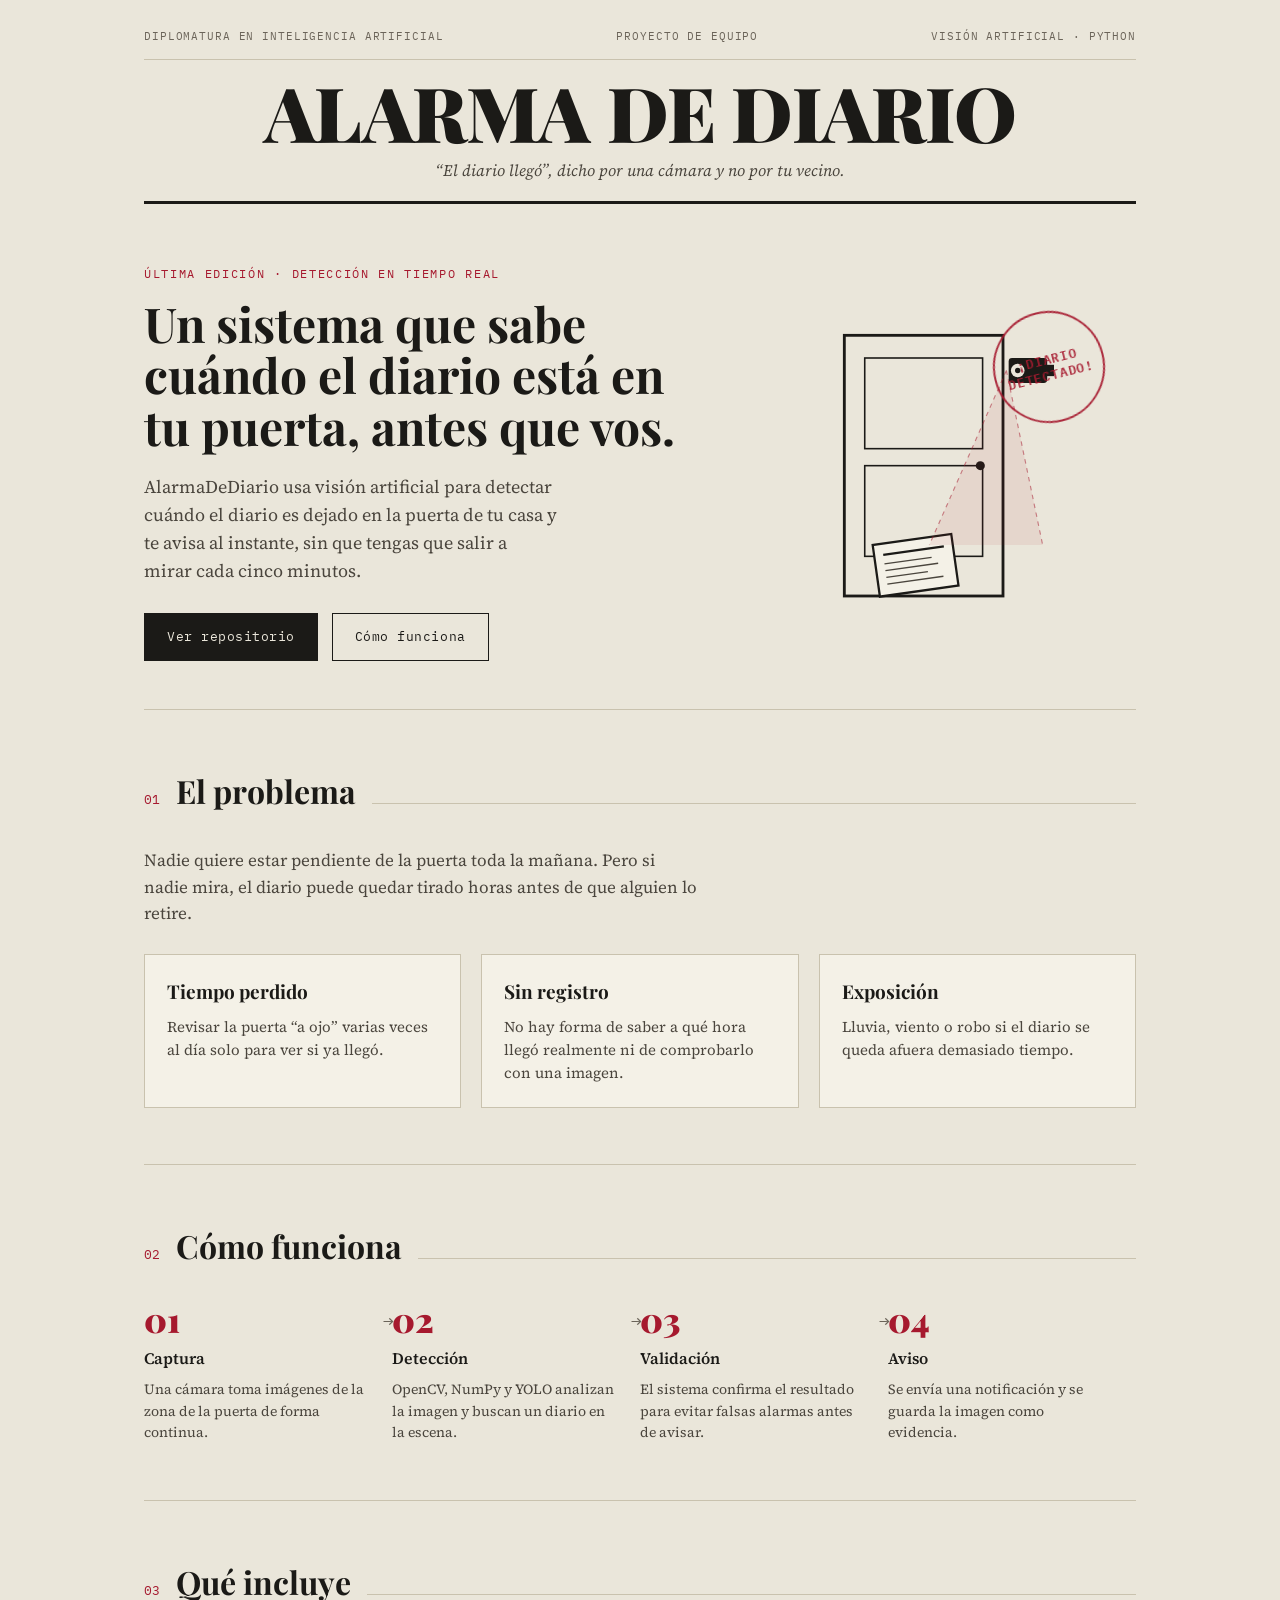
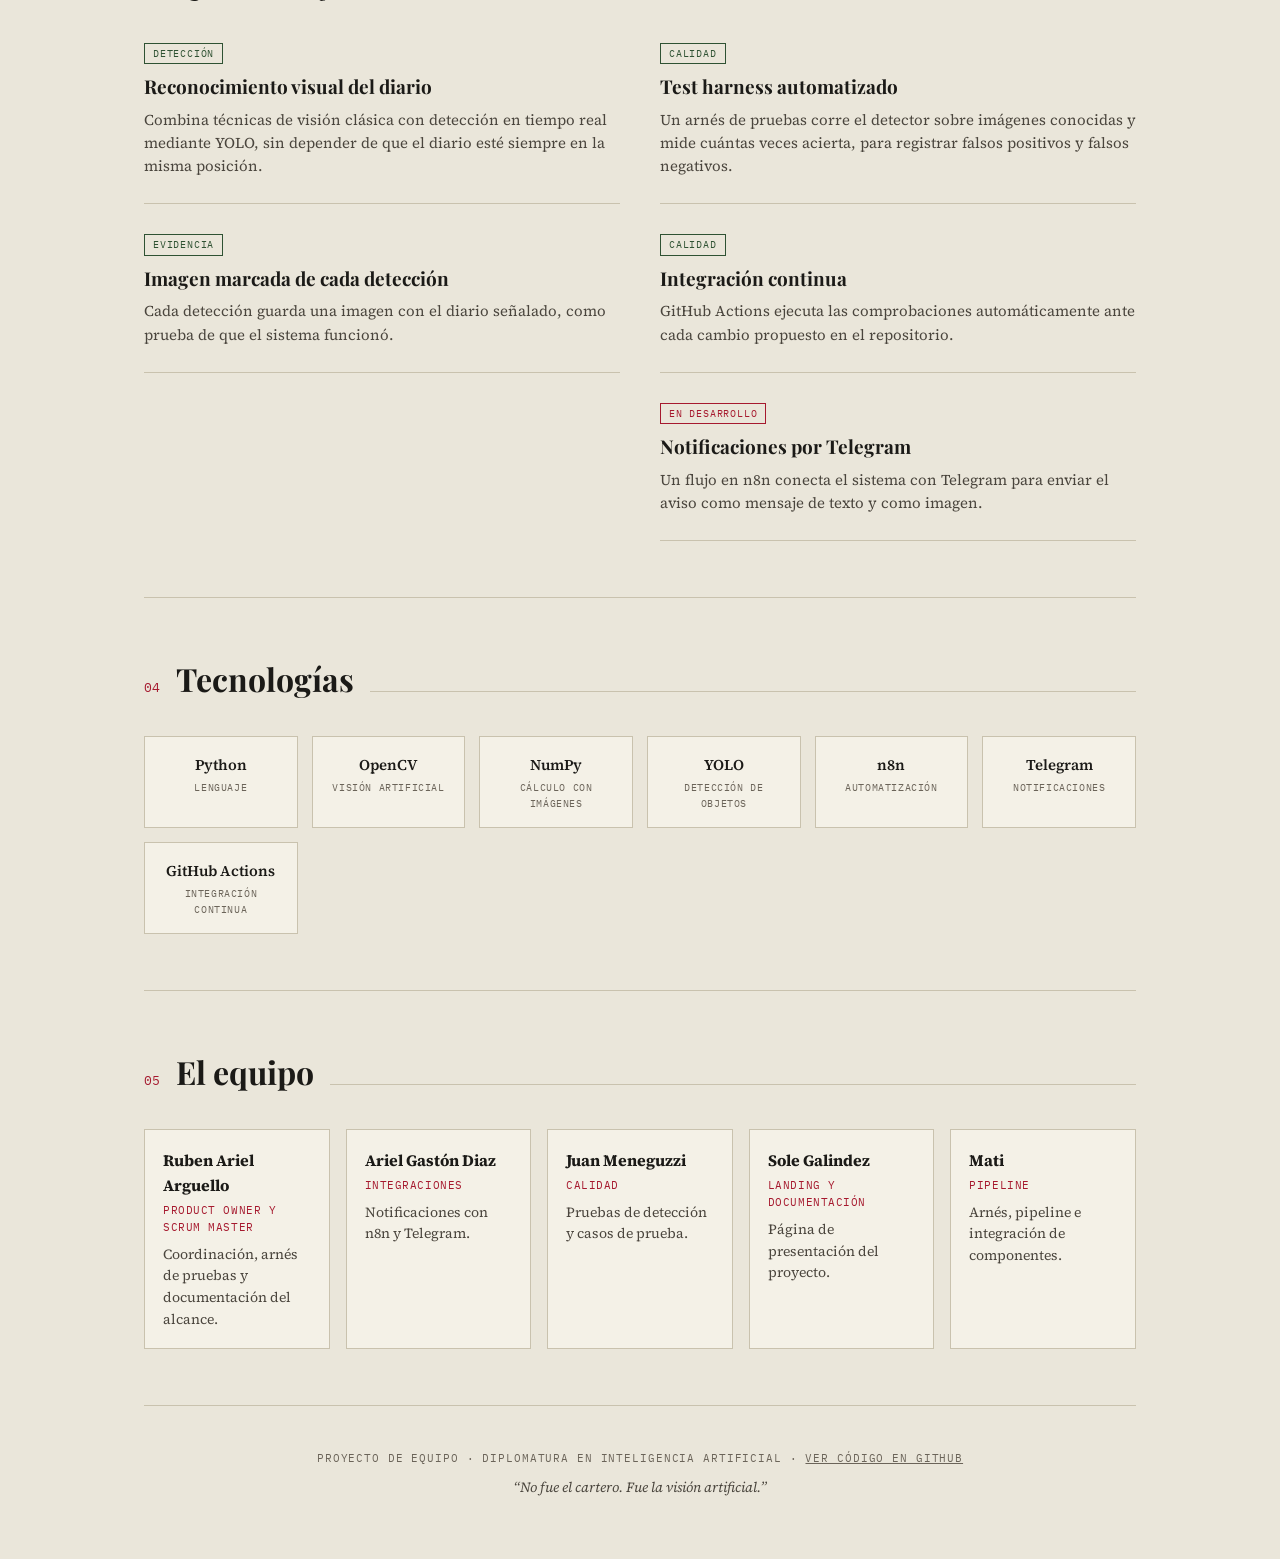
<file: index.html>
<!DOCTYPE html>
<html lang="es">
<head>
<meta charset="UTF-8">
<meta name="viewport" content="width=device-width, initial-scale=1.0">
<title>AlarmaDeDiario — El diario ya llegó</title>
<meta name="description" content="Sistema de visión artificial que detecta cuándo el diario llega a la puerta y avisa al instante. Proyecto de equipo de la Diplomatura en Inteligencia Artificial.">
<link rel="preconnect" href="https://fonts.googleapis.com">
<link rel="preconnect" href="https://fonts.gstatic.com" crossorigin>
<link href="https://fonts.googleapis.com/css2?family=Playfair+Display:wght@600;700;900&family=Source+Serif+4:opsz,wght@8..60,400;8..60,600&family=IBM+Plex+Mono:wght@400;600&display=swap" rel="stylesheet">
<style>
  :root{
    --paper:#EAE6DA;
    --ink:#1B1A17;
    --ink-soft:#4A453D;
    --caption:#6B6459;
    --rule:#C9C2AE;
    --red:#A6192E;
    --green:#2F5233;
    --card:#F4F1E7;
  }
  *{box-sizing:border-box;margin:0;padding:0}
  html{scroll-behavior:smooth}
  body{
    background:var(--paper);color:var(--ink);
    font-family:'Source Serif 4',Georgia,serif;
    line-height:1.55;-webkit-font-smoothing:antialiased;
  }
  .wrap{max-width:1040px;margin:0 auto;padding:0 24px}
  a{color:inherit}
  :focus-visible{outline:2px solid var(--red);outline-offset:3px}

  /* masthead */
  .masthead{padding:28px 0 18px;border-bottom:3px solid var(--ink);text-align:center}
  .dateline{
    display:flex;justify-content:space-between;gap:12px;
    font-family:'IBM Plex Mono',monospace;font-size:11px;letter-spacing:.08em;
    text-transform:uppercase;color:var(--caption);
    padding-bottom:14px;border-bottom:1px solid var(--rule);margin-bottom:16px;
  }
  .masthead h1{
    font-family:'Playfair Display',Georgia,serif;font-weight:900;
    font-size:clamp(40px,8vw,76px);line-height:.95;letter-spacing:-.01em;
  }
  .subhead{font-style:italic;font-size:16px;color:var(--ink-soft);margin-top:10px}

  /* hero */
  .hero{
    padding:56px 0 48px;display:grid;grid-template-columns:1.15fr .85fr;
    gap:48px;align-items:center;border-bottom:1px solid var(--rule);
  }
  .kicker{
    display:inline-block;margin-bottom:14px;color:var(--red);
    font-family:'IBM Plex Mono',monospace;font-size:12px;letter-spacing:.14em;text-transform:uppercase;
  }
  .hero h2{
    font-family:'Playfair Display',Georgia,serif;font-weight:700;
    font-size:clamp(30px,4.4vw,48px);line-height:1.08;margin-bottom:20px;
  }
  .lede{font-size:18px;color:var(--ink-soft);max-width:46ch;margin-bottom:28px}
  .cta-row{display:flex;gap:14px;flex-wrap:wrap}
  .btn{
    font-family:'IBM Plex Mono',monospace;font-size:13px;letter-spacing:.04em;
    text-decoration:none;padding:13px 22px;border:1.5px solid var(--ink);display:inline-block;
    transition:transform .15s ease,background .15s ease,color .15s ease;
  }
  .btn.primary{background:var(--ink);color:var(--paper)}
  .btn:hover{transform:translateY(-2px)}
  .btn.ghost:hover{background:var(--ink);color:var(--paper)}

  .stamp-art{position:relative;max-width:340px;margin:0 auto;width:100%}
  .stamp-art svg{width:100%;height:auto;display:block}
  .stamp-badge{
    position:absolute;top:6%;right:0;width:112px;height:112px;border-radius:50%;
    border:2.5px solid var(--red);color:var(--red);
    display:flex;align-items:center;justify-content:center;text-align:center;
    font-family:'IBM Plex Mono',monospace;font-weight:600;font-size:13px;
    letter-spacing:.06em;text-transform:uppercase;line-height:1.25;
    transform:rotate(-14deg);opacity:.92;
    animation:stampIn .6s cubic-bezier(.2,1.4,.4,1) .3s both;
  }
  @keyframes stampIn{
    from{transform:rotate(-14deg) scale(2.2);opacity:0}
    to{transform:rotate(-14deg) scale(1);opacity:.92}
  }
  @media (prefers-reduced-motion:reduce){.stamp-badge{animation:none}}

  /* sections */
  .section{padding:56px 0;border-bottom:1px solid var(--rule)}
  .section-head{display:flex;align-items:baseline;gap:16px;margin-bottom:32px}
  .section-head .num{font-family:'IBM Plex Mono',monospace;font-size:13px;color:var(--red)}
  .section-head h3{font-family:'Playfair Display',Georgia,serif;font-weight:700;font-size:clamp(24px,3vw,32px)}
  .section-head .rule{flex:1;height:1px;background:var(--rule)}
  .intro{font-size:17px;color:var(--ink-soft);max-width:62ch;margin-bottom:28px}

  /* problema */
  .problems{display:grid;grid-template-columns:repeat(3,1fr);gap:20px}
  .problem{background:var(--card);border:1px solid var(--rule);padding:22px}
  .problem h4{font-family:'Playfair Display',Georgia,serif;font-size:19px;margin-bottom:8px}
  .problem p{font-size:15px;color:var(--ink-soft)}

  /* pipeline */
  .pipeline{display:grid;grid-template-columns:repeat(4,1fr);gap:0}
  .step{padding-right:22px;position:relative}
  .step:not(:last-child)::after{
    content:"→";position:absolute;right:-2px;top:6px;
    font-family:'IBM Plex Mono',monospace;font-size:18px;color:var(--caption);
  }
  .step-num{font-family:'Playfair Display',Georgia,serif;font-weight:900;font-size:34px;color:var(--red);line-height:1;margin-bottom:10px}
  .step h4{font-weight:600;font-size:16px;margin-bottom:8px}
  .step p{font-size:14px;color:var(--ink-soft)}

  /* features */
  .columns{columns:2;column-gap:40px}
  .col-item{break-inside:avoid;margin-bottom:26px;padding-bottom:26px;border-bottom:1px solid var(--rule)}
  .col-item h4{font-family:'Playfair Display',Georgia,serif;font-size:19px;margin-bottom:6px}
  .col-item p{font-size:15px;color:var(--ink-soft)}
  .tag{
    display:inline-block;margin-bottom:8px;padding:2px 8px;
    font-family:'IBM Plex Mono',monospace;font-size:10px;letter-spacing:.08em;text-transform:uppercase;
    color:var(--green);border:1px solid var(--green);
  }
  .tag.wip{color:var(--red);border-color:var(--red)}

  /* stack */
  .stack-grid{display:grid;grid-template-columns:repeat(auto-fit,minmax(150px,1fr));gap:14px}
  .chip{background:var(--card);border:1px solid var(--rule);padding:16px 14px;text-align:center}
  .chip .name{font-weight:600;font-size:15px}
  .chip .role{
    margin-top:4px;font-family:'IBM Plex Mono',monospace;font-size:10px;
    letter-spacing:.06em;text-transform:uppercase;color:var(--caption);
  }

  /* equipo */
  .team{display:grid;grid-template-columns:repeat(auto-fit,minmax(180px,1fr));gap:16px}
  .member{background:var(--card);border:1px solid var(--rule);padding:18px}
  .member h4{font-size:16px;margin-bottom:4px}
  .member .role{font-family:'IBM Plex Mono',monospace;font-size:11px;letter-spacing:.05em;text-transform:uppercase;color:var(--red);margin-bottom:8px}
  .member p{font-size:14px;color:var(--ink-soft)}

  footer{padding:44px 0 60px;text-align:center}
  footer .fine{
    font-family:'IBM Plex Mono',monospace;font-size:11px;letter-spacing:.08em;
    text-transform:uppercase;color:var(--caption);
  }
  footer .credit{margin-top:10px;font-style:italic;color:var(--ink-soft);font-size:14px}

  @media (max-width:760px){
    .hero{grid-template-columns:1fr;gap:32px}
    .stamp-art{order:-1;max-width:220px}
    .problems{grid-template-columns:1fr}
    .pipeline{grid-template-columns:1fr 1fr;row-gap:28px}
    .step::after{display:none!important}
    .columns{columns:1}
    .dateline{flex-direction:column;text-align:center;gap:4px}
  }
</style>
</head>
<body>
<div class="wrap">

  <header class="masthead">
    <div class="dateline">
      <span>Diplomatura en Inteligencia Artificial</span>
      <span>Proyecto de equipo</span>
      <span>Visión artificial · Python</span>
    </div>
    <h1>ALARMA DE DIARIO</h1>
    <p class="subhead">“El diario llegó”, dicho por una cámara y no por tu vecino.</p>
  </header>

  <section class="hero">
    <div>
      <span class="kicker">Última edición · Detección en tiempo real</span>
      <h2>Un sistema que sabe cuándo el diario está en tu puerta, antes que vos.</h2>
      <p class="lede">AlarmaDeDiario usa visión artificial para detectar cuándo el diario es dejado en la puerta de tu casa y te avisa al instante, sin que tengas que salir a mirar cada cinco minutos.</p>
      <div class="cta-row">
        <a class="btn primary" href="https://github.com/RubenArielArguello-ai/Alarmadediario" target="_blank" rel="noopener">Ver repositorio</a>
        <a class="btn ghost" href="#como-funciona">Cómo funciona</a>
      </div>
    </div>
    <div class="stamp-art">
      <svg viewBox="0 0 300 300" xmlns="http://www.w3.org/2000/svg" role="img" aria-label="Ilustración de una puerta con un diario en el suelo y una cámara que lo detecta">
        <rect x="70" y="40" width="140" height="230" fill="none" stroke="#1B1A17" stroke-width="2.5"/>
        <circle cx="190" cy="155" r="4" fill="#1B1A17"/>
        <rect x="88" y="60" width="104" height="80" fill="none" stroke="#1B1A17" stroke-width="1.4"/>
        <rect x="88" y="155" width="104" height="80" fill="none" stroke="#1B1A17" stroke-width="1.4"/>
        <g transform="translate(95,225) rotate(-8)">
          <rect width="70" height="46" fill="#F4F1E7" stroke="#1B1A17" stroke-width="2"/>
          <line x1="8" y1="10" x2="62" y2="10" stroke="#1B1A17" stroke-width="2"/>
          <line x1="8" y1="18" x2="50" y2="18" stroke="#4A453D" stroke-width="1.2"/>
          <line x1="8" y1="24" x2="55" y2="24" stroke="#4A453D" stroke-width="1.2"/>
          <line x1="8" y1="30" x2="45" y2="30" stroke="#4A453D" stroke-width="1.2"/>
          <line x1="8" y1="36" x2="58" y2="36" stroke="#4A453D" stroke-width="1.2"/>
        </g>
        <g transform="translate(215,60)">
          <rect width="34" height="22" rx="3" fill="#1B1A17"/>
          <circle cx="8" cy="11" r="6" fill="#EAE6DA"/>
          <circle cx="8" cy="11" r="2.4" fill="#1B1A17"/>
          <rect x="30" y="6" width="10" height="10" fill="#1B1A17"/>
          <path d="M -2 11 L -70 165 L 30 165 Z" fill="#A6192E" opacity="0.08"/>
          <path d="M -2 11 L -70 165 M -2 11 L 30 165" stroke="#A6192E" stroke-width="1" stroke-dasharray="4 4" opacity="0.5"/>
        </g>
      </svg>
      <div class="stamp-badge">¡Diario<br>detectado!</div>
    </div>
  </section>

  <section class="section" id="problema">
    <div class="section-head"><span class="num">01</span><h3>El problema</h3><span class="rule"></span></div>
    <p class="intro">Nadie quiere estar pendiente de la puerta toda la mañana. Pero si nadie mira, el diario puede quedar tirado horas antes de que alguien lo retire.</p>
    <div class="problems">
      <div class="problem"><h4>Tiempo perdido</h4><p>Revisar la puerta “a ojo” varias veces al día solo para ver si ya llegó.</p></div>
      <div class="problem"><h4>Sin registro</h4><p>No hay forma de saber a qué hora llegó realmente ni de comprobarlo con una imagen.</p></div>
      <div class="problem"><h4>Exposición</h4><p>Lluvia, viento o robo si el diario se queda afuera demasiado tiempo.</p></div>
    </div>
  </section>

  <section class="section" id="como-funciona">
    <div class="section-head"><span class="num">02</span><h3>Cómo funciona</h3><span class="rule"></span></div>
    <div class="pipeline">
      <div class="step"><div class="step-num">01</div><h4>Captura</h4><p>Una cámara toma imágenes de la zona de la puerta de forma continua.</p></div>
      <div class="step"><div class="step-num">02</div><h4>Detección</h4><p>OpenCV, NumPy y YOLO analizan la imagen y buscan un diario en la escena.</p></div>
      <div class="step"><div class="step-num">03</div><h4>Validación</h4><p>El sistema confirma el resultado para evitar falsas alarmas antes de avisar.</p></div>
      <div class="step"><div class="step-num">04</div><h4>Aviso</h4><p>Se envía una notificación y se guarda la imagen como evidencia.</p></div>
    </div>
  </section>

  <section class="section" id="funcionalidades">
    <div class="section-head"><span class="num">03</span><h3>Qué incluye</h3><span class="rule"></span></div>
    <div class="columns">
      <div class="col-item"><span class="tag">Detección</span><h4>Reconocimiento visual del diario</h4><p>Combina técnicas de visión clásica con detección en tiempo real mediante YOLO, sin depender de que el diario esté siempre en la misma posición.</p></div>
      <div class="col-item"><span class="tag">Evidencia</span><h4>Imagen marcada de cada detección</h4><p>Cada detección guarda una imagen con el diario señalado, como prueba de que el sistema funcionó.</p></div>
      <div class="col-item"><span class="tag">Calidad</span><h4>Test harness automatizado</h4><p>Un arnés de pruebas corre el detector sobre imágenes conocidas y mide cuántas veces acierta, para registrar falsos positivos y falsos negativos.</p></div>
      <div class="col-item"><span class="tag">Calidad</span><h4>Integración continua</h4><p>GitHub Actions ejecuta las comprobaciones automáticamente ante cada cambio propuesto en el repositorio.</p></div>
      <div class="col-item"><span class="tag wip">En desarrollo</span><h4>Notificaciones por Telegram</h4><p>Un flujo en n8n conecta el sistema con Telegram para enviar el aviso como mensaje de texto y como imagen.</p></div>
    </div>
  </section>

  <section class="section" id="tecnologias">
    <div class="section-head"><span class="num">04</span><h3>Tecnologías</h3><span class="rule"></span></div>
    <div class="stack-grid">
      <div class="chip"><div class="name">Python</div><div class="role">Lenguaje</div></div>
      <div class="chip"><div class="name">OpenCV</div><div class="role">Visión artificial</div></div>
      <div class="chip"><div class="name">NumPy</div><div class="role">Cálculo con imágenes</div></div>
      <div class="chip"><div class="name">YOLO</div><div class="role">Detección de objetos</div></div>
      <div class="chip"><div class="name">n8n</div><div class="role">Automatización</div></div>
      <div class="chip"><div class="name">Telegram</div><div class="role">Notificaciones</div></div>
      <div class="chip"><div class="name">GitHub Actions</div><div class="role">Integración continua</div></div>
    </div>
  </section>

  <section class="section" id="equipo">
    <div class="section-head"><span class="num">05</span><h3>El equipo</h3><span class="rule"></span></div>
    <div class="team">
      <div class="member"><h4>Ruben Ariel Arguello</h4><div class="role">Product Owner y Scrum Master</div><p>Coordinación, arnés de pruebas y documentación del alcance.</p></div>
      <div class="member"><h4>Ariel Gastón Diaz</h4><div class="role">Integraciones</div><p>Notificaciones con n8n y Telegram.</p></div>
      <div class="member"><h4>Juan Meneguzzi</h4><div class="role">Calidad</div><p>Pruebas de detección y casos de prueba.</p></div>
      <div class="member"><h4>Sole Galindez</h4><div class="role">Landing y documentación</div><p>Página de presentación del proyecto.</p></div>
      <div class="member"><h4>Mati</h4><div class="role">Pipeline</div><p>Arnés, pipeline e integración de componentes.</p></div>
    </div>
  </section>

  <footer>
    <p class="fine">Proyecto de equipo · Diplomatura en Inteligencia Artificial ·
      <a href="https://github.com/RubenArielArguello-ai/Alarmadediario" target="_blank" rel="noopener">Ver código en GitHub</a></p>
    <p class="credit">“No fue el cartero. Fue la visión artificial.”</p>
  </footer>

</div>
</body>
</html>
</file>
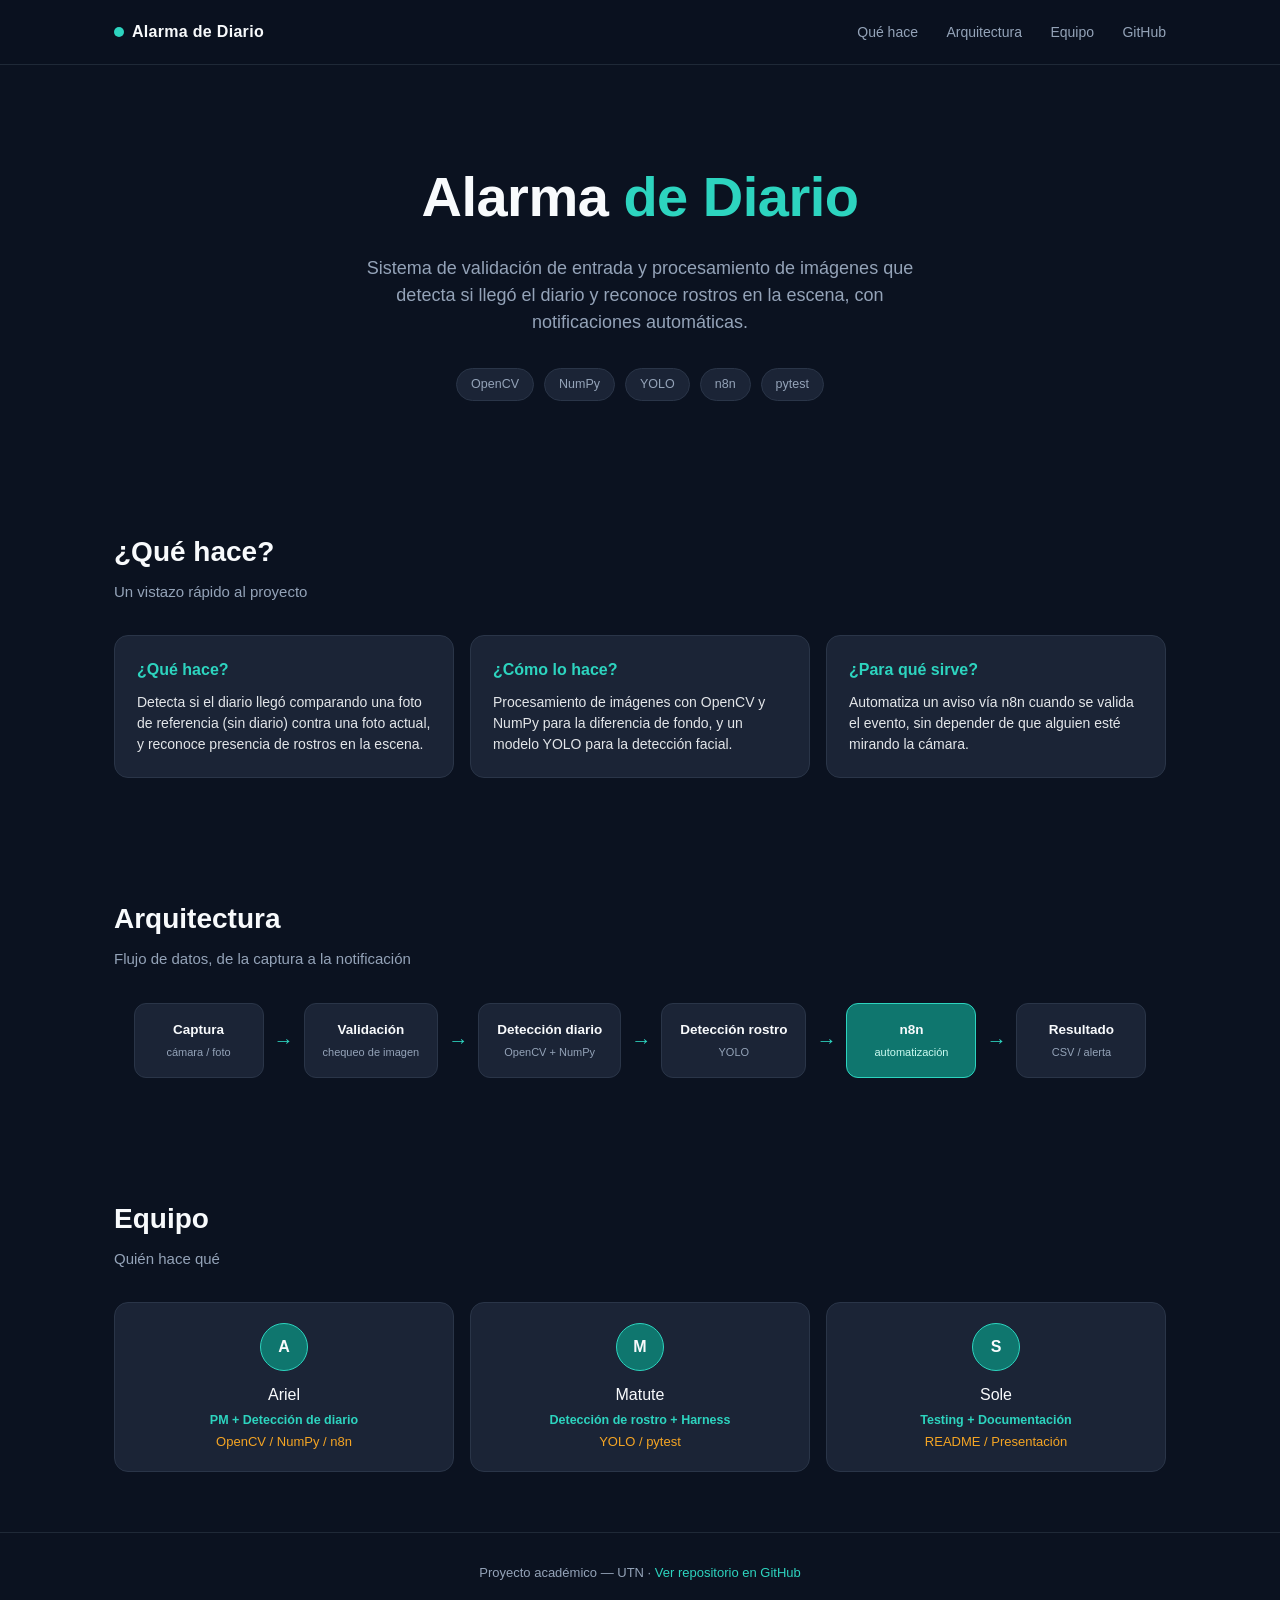
<file: docs/ideas/index.html>
<!DOCTYPE html>
<html lang="es">
<head>
<meta charset="UTF-8" />
<meta name="viewport" content="width=device-width, initial-scale=1.0" />
<title>Alarma de Diario</title>
<style>
  :root {
    --navy: #0b1220;
    --navy2: #121a2b;
    --card: #1b2436;
    --teal: #2dd4bf;
    --teal-dark: #0f766e;
    --amber: #f5a524;
    --white: #f8fafc;
    --gray: #94a3b8;
  }
  * { box-sizing: border-box; }
  body {
    margin: 0;
    background: var(--navy);
    color: var(--white);
    font-family: -apple-system, BlinkMacSystemFont, "Segoe UI", Arial, sans-serif;
    line-height: 1.5;
  }
  .wrap { max-width: 1100px; margin: 0 auto; padding: 0 24px; }

  /* ---------- Nav ---------- */
  nav {
    position: sticky; top: 0; z-index: 10;
    background: rgba(11,18,32,0.9);
    backdrop-filter: blur(6px);
    border-bottom: 1px solid #1f2937;
  }
  nav .wrap { display: flex; align-items: center; justify-content: space-between; height: 64px; }
  .brand { display: flex; align-items: center; gap: 8px; font-weight: 800; letter-spacing: 0.3px; }
  .brand-dot { width: 10px; height: 10px; border-radius: 50%; background: var(--teal); }
  nav a { color: var(--gray); text-decoration: none; margin-left: 24px; font-size: 14px; }
  nav a:hover { color: var(--white); }

  /* ---------- Hero ---------- */
  header.hero { padding: 90px 0 70px; text-align: center; }
  header.hero h1 {
    font-size: clamp(32px, 6vw, 56px);
    margin: 0 0 16px;
    font-weight: 800;
    letter-spacing: -0.5px;
  }
  header.hero h1 span { color: var(--teal); }
  header.hero p {
    color: var(--gray);
    font-size: 18px;
    max-width: 560px;
    margin: 0 auto 32px;
  }
  .badges { display: flex; gap: 10px; justify-content: center; flex-wrap: wrap; }
  .badge {
    background: var(--card);
    border: 1px solid #2a3548;
    color: var(--gray);
    font-size: 12.5px;
    padding: 6px 14px;
    border-radius: 999px;
  }

  /* ---------- Sections ---------- */
  section { padding: 60px 0; }
  section h2 {
    font-size: 28px;
    margin: 0 0 8px;
    font-weight: 800;
  }
  section .subtitle { color: var(--gray); margin: 0 0 32px; font-size: 15px; }

  /* Cards grid */
  .grid3 { display: grid; grid-template-columns: repeat(auto-fit, minmax(240px, 1fr)); gap: 16px; }
  .card {
    background: var(--card);
    border: 1px solid #2a3548;
    border-radius: 14px;
    padding: 22px;
  }
  .card h3 { color: var(--teal); font-size: 16px; margin: 0 0 10px; }
  .card p { color: var(--white); font-size: 14px; margin: 0; opacity: 0.9; }

  /* Architecture flow */
  .flow {
    display: flex;
    flex-wrap: wrap;
    gap: 10px;
    align-items: center;
    justify-content: center;
  }
  .flow-node {
    background: var(--card);
    border: 1px solid #2a3548;
    border-radius: 12px;
    padding: 16px 18px;
    text-align: center;
    min-width: 130px;
  }
  .flow-node.active { background: var(--teal-dark); border-color: var(--teal); }
  .flow-node strong { display: block; font-size: 13.5px; margin-bottom: 4px; }
  .flow-node span { display: block; font-size: 11px; color: var(--gray); }
  .flow-node.active span { color: #ccfbf1; }
  .flow-arrow { color: var(--teal); font-size: 20px; }

  /* Team */
  .team { display: grid; grid-template-columns: repeat(auto-fit, minmax(200px, 1fr)); gap: 16px; }
  .member {
    background: var(--card);
    border: 1px solid #2a3548;
    border-radius: 14px;
    padding: 20px;
    text-align: center;
  }
  .avatar {
    width: 48px; height: 48px; border-radius: 50%;
    background: var(--teal-dark);
    border: 1px solid var(--teal);
    display: flex; align-items: center; justify-content: center;
    font-weight: 800; margin: 0 auto 12px;
  }
  .member .role { color: var(--teal); font-size: 12.5px; font-weight: 700; margin-top: 4px; }
  .member .name { color: var(--amber); font-size: 13px; margin-top: 2px; }

  /* Footer */
  footer { border-top: 1px solid #1f2937; padding: 30px 0; text-align: center; color: var(--gray); font-size: 13px; }
  footer a { color: var(--teal); text-decoration: none; }

  /* ---------- EDITAR ACÁ: reemplazar por capturas reales del proyecto ---------- */
  .shot {
    width: 100%; border-radius: 12px; border: 1px solid #2a3548;
    display: block; margin-top: 16px;
  }
</style>
</head>
<body>

<nav>
  <div class="wrap">
    <div class="brand"><span class="brand-dot"></span> Alarma de Diario</div>
    <div>
      <a href="#que-hace">Qué hace</a>
      <a href="#arquitectura">Arquitectura</a>
      <a href="#equipo">Equipo</a>
      <a href="https://github.com/RubenArielArguello-ai/Alarmadediario" target="_blank">GitHub</a>
    </div>
  </div>
</nav>

<header class="hero">
  <div class="wrap">
    <h1>Alarma <span>de Diario</span></h1>
    <!-- EDITAR: bajada de 1-2 líneas describiendo el proyecto -->
    <p>Sistema de validación de entrada y procesamiento de imágenes que detecta si llegó el diario y reconoce rostros en la escena, con notificaciones automáticas.</p>
    <div class="badges">
      <span class="badge">OpenCV</span>
      <span class="badge">NumPy</span>
      <span class="badge">YOLO</span>
      <span class="badge">n8n</span>
      <span class="badge">pytest</span>
    </div>
  </div>
</header>

<section id="que-hace">
  <div class="wrap">
    <h2>¿Qué hace?</h2>
    <p class="subtitle">Un vistazo rápido al proyecto</p>
    <div class="grid3">
      <div class="card">
        <h3>¿Qué hace?</h3>
        <p>Detecta si el diario llegó comparando una foto de referencia (sin diario) contra una foto actual, y reconoce presencia de rostros en la escena.</p>
      </div>
      <div class="card">
        <h3>¿Cómo lo hace?</h3>
        <p>Procesamiento de imágenes con OpenCV y NumPy para la diferencia de fondo, y un modelo YOLO para la detección facial.</p>
      </div>
      <div class="card">
        <h3>¿Para qué sirve?</h3>
        <p>Automatiza un aviso vía n8n cuando se valida el evento, sin depender de que alguien esté mirando la cámara.</p>
      </div>
    </div>
    <!-- EDITAR: reemplazar por una captura real del resultado marcado -->
    <!-- <img class="shot" src="captura_ejemplo.jpg" alt="Ejemplo de detección" /> -->
  </div>
</section>

<section id="arquitectura">
  <div class="wrap">
    <h2>Arquitectura</h2>
    <p class="subtitle">Flujo de datos, de la captura a la notificación</p>
    <div class="flow">
      <div class="flow-node"><strong>Captura</strong><span>cámara / foto</span></div>
      <div class="flow-arrow">→</div>
      <div class="flow-node"><strong>Validación</strong><span>chequeo de imagen</span></div>
      <div class="flow-arrow">→</div>
      <div class="flow-node"><strong>Detección diario</strong><span>OpenCV + NumPy</span></div>
      <div class="flow-arrow">→</div>
      <div class="flow-node"><strong>Detección rostro</strong><span>YOLO</span></div>
      <div class="flow-arrow">→</div>
      <div class="flow-node active"><strong>n8n</strong><span>automatización</span></div>
      <div class="flow-arrow">→</div>
      <div class="flow-node"><strong>Resultado</strong><span>CSV / alerta</span></div>
    </div>
  </div>
</section>

<section id="equipo">
  <div class="wrap">
    <h2>Equipo</h2>
    <p class="subtitle">Quién hace qué</p>
    <div class="team">
      <!-- EDITAR: agregar/quitar integrantes según corresponda -->
      <div class="member">
        <div class="avatar">A</div>
        <div>Ariel</div>
        <div class="role">PM + Detección de diario</div>
        <div class="name">OpenCV / NumPy / n8n</div>
      </div>
      <div class="member">
        <div class="avatar">M</div>
        <div>Matute</div>
        <div class="role">Detección de rostro + Harness</div>
        <div class="name">YOLO / pytest</div>
      </div>
      <div class="member">
        <div class="avatar">S</div>
        <div>Sole</div>
        <div class="role">Testing + Documentación</div>
        <div class="name">README / Presentación</div>
      </div>
    </div>
  </div>
</section>

<footer>
  Proyecto académico — UTN · <a href="https://github.com/RubenArielArguello-ai/Alarmadediario" target="_blank">Ver repositorio en GitHub</a>
</footer>

</body>
</html>
</file>
